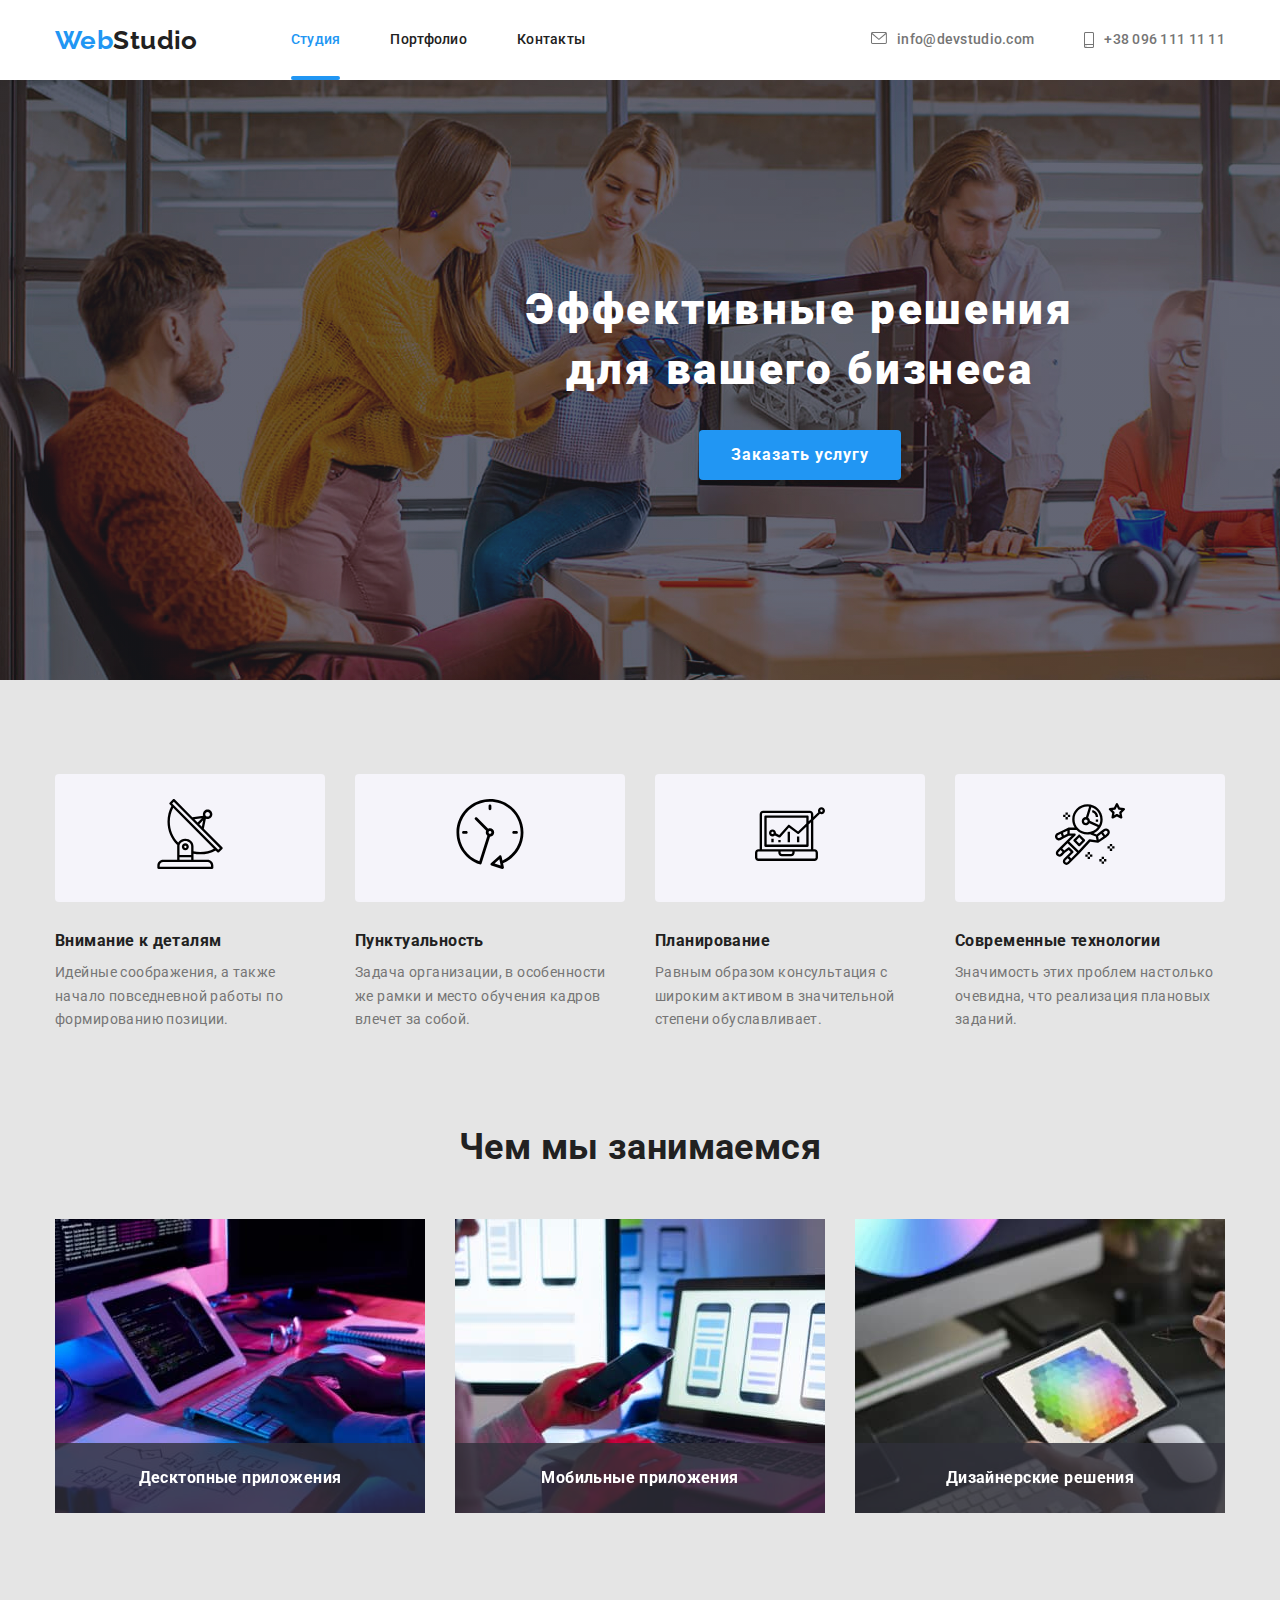
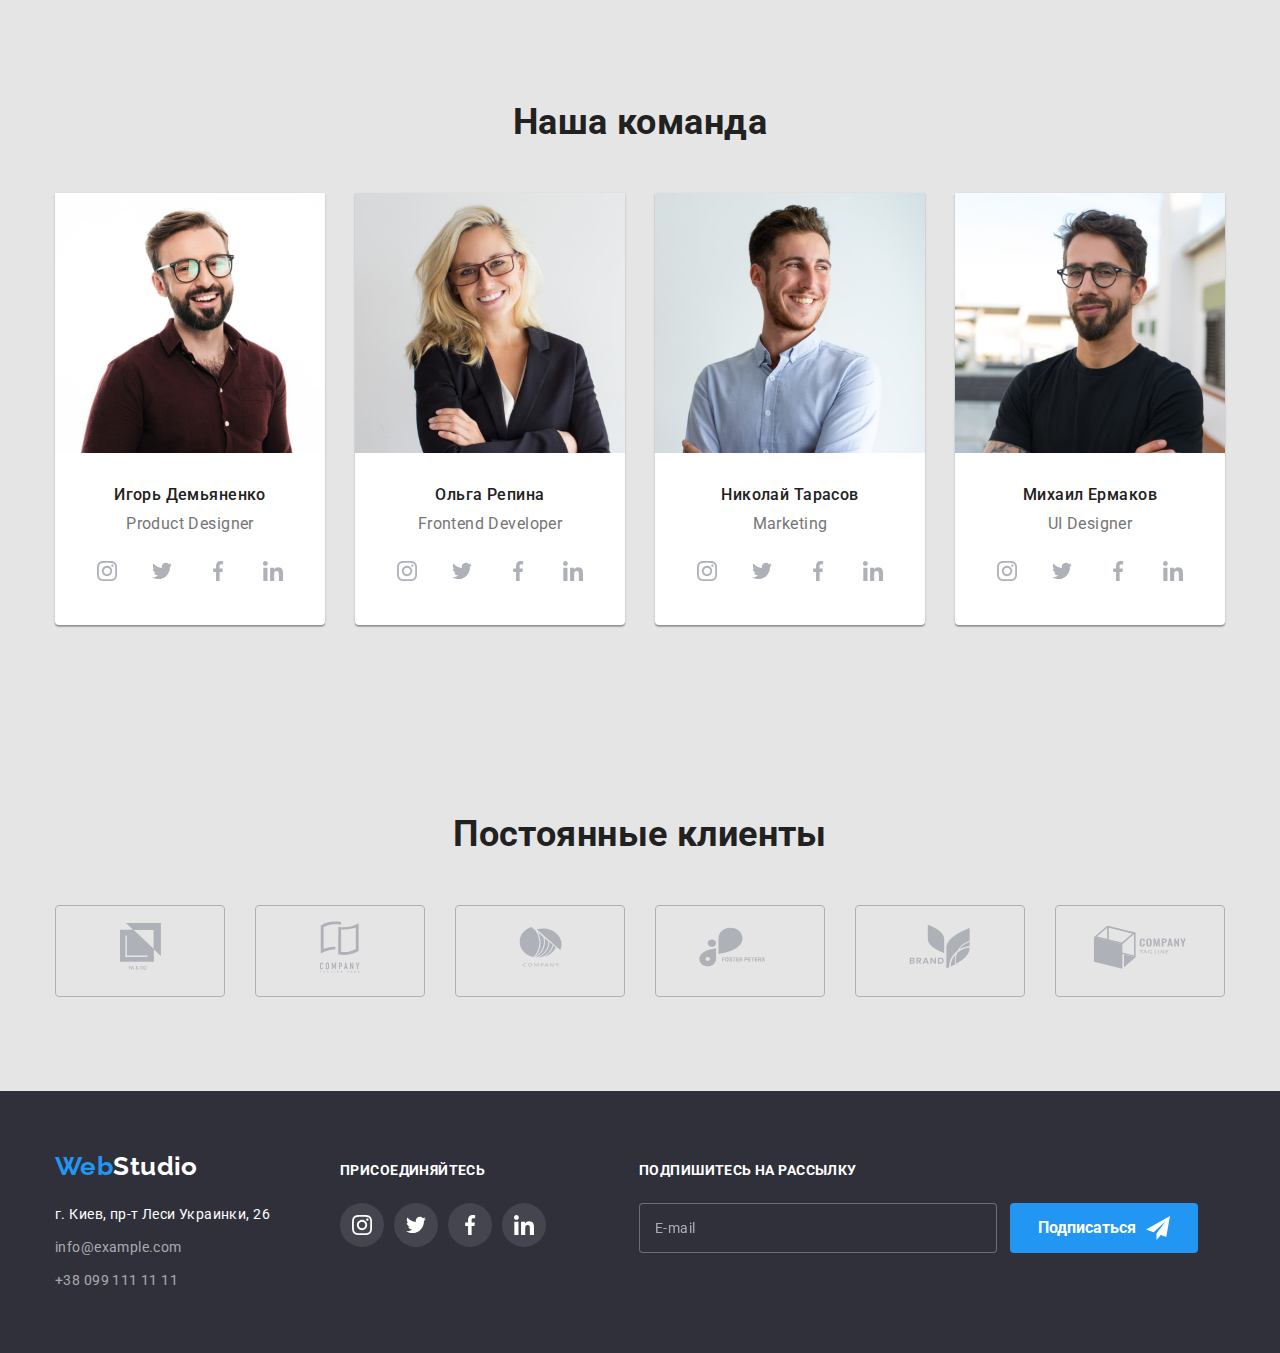
<file: index.html>
<!DOCTYPE html>
<html lang="ru">
  <head>
    <meta charset="UTF-8" />
    <meta http-equiv="X-UA-Compatible" content="IE=edge" />
    <meta name="viewport" content="width=device-width, initial-scale=1.0" />
    <title>WebStudio</title>
    <link rel="preconnect" href="https://fonts.googleapis.com" />
    <link rel="preconnect" href="https://fonts.gstatic.com" crossorigin />
    <link
      href="https://fonts.googleapis.com/css2?family=Raleway:wght@600&family=Roboto:wght@400;500;700;900&display=swap"
      rel="stylesheet"
    />
    <link rel="stylesheet" href="./css/style.css" />
  </head>
  <body>
    <!-- header -->
    <header class="header">
      <div class="container header-nav">
        <nav class="nav">
          <a href="" lang="en" class="logo-header">
            <span class="logo-decor">Web</span>Studio</a
          >
          <ul class="nav-list">
            <li><a href="" class="nav-link current">Студия</a></li>
            <li><a href="./portfolio.html" class="nav-link">Портфолио</a></li>
            <li><a href="" class="nav-link">Контакты</a></li>
          </ul>
        </nav>

        <ul class="cotacts-list">
          <li>
            <a href="" class="nav-communication">
              <svg class="icon-envelope" width="16px" height="12px">
                <use href="img/sprite.svg#icon-envelope"></use>
              </svg>
              info@devstudio.com</a
            >
          </li>
          <li>
            <a href="" class="nav-communication">
              <svg class="icon-tel" width="10px" height="16px">
                <use href="./img/sprite.svg#icon-smartphone"></use>
              </svg>
              +38 096 111 11 11</a
            >
          </li>
        </ul>
      </div>
    </header>
    <!-- Main -->
    <main>
      <section class="hero">
        <h1 class="hero-title">
          Эффективные решения <br />
          для вашего бизнеса
        </h1>
        <button class="hero-button" data-open-modal>Заказать услугу</button>
        <div class="backdrop is-hidden" data-backdrop>
          <div class="modal-hero-btn">
            <button class="modal-close" data-close-modal>
              <svg class="modal-close-svg" width="11px" height="11px">
                <use href="./img/sprite.svg#icon-cross"></use>
              </svg>
            </button>
            <div class="modal-container">
              <h2 class="modal-title">
                Оставьте свои данные, мы вам перезвоним
              </h2>
              <label class="label-modal">
                <p class="label-modal-name">Имя</p>
                <input type="text" name="name" class="input-modal" autofocus />
                <svg
                  class="icon-modal user-svg-modal"
                  width="12px"
                  height="12px"
                >
                  <use href="./img/sprite.svg#icon-user-modal"></use>
                </svg>
              </label>
              <label class="label-modal">
                <p class="label-modal-name">Телефон</p>
                <input type="tel" name="tel" class="input-modal" />
                <svg
                  class="icon-modal tel-svg-modal"
                  width="13px"
                  height="13px"
                >
                  <use href="./img/sprite.svg#icon-phone-modal"></use>
                </svg>
              </label>
              <label class="label-modal">
                <p class="label-modal-name">Почта</p>
                <input type="email" name="email" class="input-modal" />
                <svg
                  class="icon-modal envelope-svg-modal"
                  width="15px"
                  height="12px"
                >
                  <use href="./img/sprite.svg#icon-envelope-modal"></use>
                </svg>
              </label>
              <label class="label-modal">
                <p class="label-modal-name">Коментарий</p>
                <textarea
                  name="comment"
                  class="textarea-comment"
                  placeholder="Введите текст"
                ></textarea>
              </label>
              <label class="conditions-modal">
                <input type="checkbox" name="confirm" class="checkbox-modal" />
                <svg class="icon-check-modal" width="16px" height="15px">
                  <use href="./img/sprite.svg#icon-check"></use>
                </svg>
                <p class="text-conditions-modal">
                  Соглашаюсь с рассылкой и принимаю &thinsp;
                  <a href="" class="conditions-contract">Условия договора</a>
                </p>
              </label>
              <label class="label-submit-button">
                <input type="submit" class="submit-button" />
              </label>
            </div>
          </div>
        </div>
      </section>
      <!-- Особенности -->
      <section class="section our-feathers">
        <div class="container">
          <h2 class="feature-tittle">Особенности</h2>
          <ul class="feature-list">
            <li>
              <div class="icon-feature-container">
                <svg class="icon-feature icon-antena">
                  <use href="./img/sprite.svg#icon-antenna_1"></use>
                </svg>
              </div>
              <h3 class="feature-list-title">Внимание к деталям</h3>
              <p class="feature-info">
                Идейные соображения, а также начало повседневной работы по
                формированию позиции.
              </p>
            </li>
            <li>
              <div class="icon-feature-container">
                <svg class="icon-feature icon-clock">
                  <use href="./img/sprite.svg#icon-clock_1"></use>
                </svg>
              </div>
              <h3 class="feature-list-title">Пунктуальность</h3>
              <p class="feature-info">
                Задача организации, в особенности же рамки и место обучения
                кадров влечет за собой.
              </p>
            </li>
            <li>
              <div class="icon-feature-container">
                <svg class="icon-feature icon-diagram">
                  <use href="./img/sprite.svg#icon-diagram_1"></use>
                </svg>
              </div>
              <h3 class="feature-list-title">Планирование</h3>
              <p class="feature-info">
                Равным образом консультация с широким активом в значительной
                степени обуславливает.
              </p>
            </li>
            <li>
              <div class="icon-feature-container">
                <svg class="icon-feature icon-astronaut">
                  <use href="./img/sprite.svg#icon-astronaut_1"></use>
                </svg>
              </div>
              <h3 class="feature-list-title">Современные технологии</h3>
              <p class="feature-info">
                Значимость этих проблем настолько очевидна, что реализация
                плановых заданий.
              </p>
            </li>
          </ul>
        </div>
      </section>
      <!--Чем мы занимаемя-->
      <section class="section our-lessons">
        <div class="container">
          <h2 class="lessons-titile">Чем мы занимаемся</h2>
          <ul class="lessons-list">
            <li>
              <img src="./img/foto1.jpg" alt="Компьютер" width="370" />
              <div class="lessons-info-container">
                <h3 class="lessons-info">Десктопные приложения</h3>
              </div>
            </li>
            <li>
              <img src="./img/foto2.jpg" alt="Телефон" width="370" />
              <div class="lessons-info-container">
                <h3 class="lessons-info">Мобильные приложения</h3>
              </div>
            </li>
            <li>
              <img src="./img/foto3.jpg" alt="Планшет" width="370" />
              <div class="lessons-info-container">
                <h3 class="lessons-info">Дизайнерские решения</h3>
              </div>
            </li>
          </ul>
        </div>
      </section>
      <!-- Наша Команда -->
      <section class="section our-team">
        <div class="container">
          <h2 class="team-title">Наша команда</h2>

          <ul class="team-list">
            <li class="list-item-worker">
              <div class="foto-container">
                <img src="./img/human1.jpg" alt="Игорь" width="270" />
              </div>
              <div class="name-info-container">
                <h3 class="team-name">Игорь Демьяненко</h3>
                <p lang="en" class="name-info">Product Designer</p>
                <ul class="sochial-icon-list">
                  <li class="sochial-icon-link">
                    <a href="">
                      <svg class="sochial-icon-link-svg">
                        <use href="./img/sprite.svg#icon-instagram"></use>
                      </svg>
                    </a>
                  </li>
                  <li class="sochial-icon-link">
                    <a href="">
                      <svg class="sochial-icon-link-svg">
                        <use href="./img/sprite.svg#icon-twitter"></use>
                      </svg>
                    </a>
                  </li>
                  <li class="sochial-icon-link">
                    <a href="">
                      <svg class="sochial-icon-link-svg">
                        <use href="./img/sprite.svg#icon-facebook"></use>
                      </svg>
                    </a>
                  </li>
                  <li class="sochial-icon-link">
                    <a href="">
                      <svg class="sochial-icon-link-svg">
                        <use href="./img/sprite.svg#icon-linkedin"></use>
                      </svg>
                    </a>
                  </li>
                </ul>
              </div>
            </li>
            <li class="list-item-worker">
              <div class="foto-container">
                <img src="./img/human2.jpg" alt="Ольга" width="270" />
              </div>
              <div class="name-info-container">
                <h3 class="team-name">Ольга Репина</h3>
                <p lang="en" class="name-info">Frontend Developer</p>
                <ul class="sochial-icon-list">
                  <li class="sochial-icon-link">
                    <a href="">
                      <svg class="sochial-icon-link-svg">
                        <use href="./img/sprite.svg#icon-instagram"></use>
                      </svg>
                    </a>
                  </li>
                  <li class="sochial-icon-link">
                    <a href="">
                      <svg class="sochial-icon-link-svg">
                        <use href="./img/sprite.svg#icon-twitter"></use>
                      </svg>
                    </a>
                  </li>
                  <li class="sochial-icon-link">
                    <a href="">
                      <svg class="sochial-icon-link-svg">
                        <use href="./img/sprite.svg#icon-facebook"></use>
                      </svg>
                    </a>
                  </li>
                  <li class="sochial-icon-link">
                    <a href="">
                      <svg class="sochial-icon-link-svg">
                        <use href="./img/sprite.svg#icon-linkedin"></use>
                      </svg>
                    </a>
                  </li>
                </ul>
              </div>
            </li>
            <li class="list-item-worker">
              <div class="foto-container">
                <img src="./img/human3.jpg" alt="Николай" width="270" />
              </div>
              <div class="name-info-container">
                <h3 class="team-name">Николай Тарасов</h3>
                <p lang="en" class="name-info">Marketing</p>
                <ul class="sochial-icon-list">
                  <li class="sochial-icon-link">
                    <a href="">
                      <svg class="sochial-icon-link-svg">
                        <use href="./img/sprite.svg#icon-instagram"></use>
                      </svg>
                    </a>
                  </li>
                  <li class="sochial-icon-link">
                    <a href="">
                      <svg class="sochial-icon-link-svg">
                        <use href="./img/sprite.svg#icon-twitter"></use>
                      </svg>
                    </a>
                  </li>
                  <li class="sochial-icon-link">
                    <a href="">
                      <svg class="sochial-icon-link-svg">
                        <use href="./img/sprite.svg#icon-facebook"></use>
                      </svg>
                    </a>
                  </li>
                  <li class="sochial-icon-link">
                    <a href="">
                      <svg class="sochial-icon-link-svg">
                        <use href="./img/sprite.svg#icon-linkedin"></use>
                      </svg>
                    </a>
                  </li>
                </ul>
              </div>
            </li>
            <li class="list-item-worker">
              <div class="foto-container">
                <img src="./img/human4.jpg" alt="Михаил" width="270" />
              </div>
              <div class="name-info-container">
                <h3 class="team-name">Михаил Ермаков</h3>
                <p lang="en" class="name-info">UI Designer</p>
                <ul class="sochial-icon-list">
                  <li class="sochial-icon-link">
                    <a href="https://www.instagram.com/">
                      <svg class="sochial-icon-link-svg">
                        <use href="./img/sprite.svg#icon-instagram"></use>
                      </svg>
                    </a>
                  </li>
                  <li class="sochial-icon-link">
                    <a href="">
                      <svg class="sochial-icon-link-svg">
                        <use href="./img/sprite.svg#icon-twitter"></use>
                      </svg>
                    </a>
                  </li>
                  <li class="sochial-icon-link">
                    <a href="">
                      <svg class="sochial-icon-link-svg">
                        <use href="./img/sprite.svg#icon-facebook"></use>
                      </svg>
                    </a>
                  </li>
                  <li class="sochial-icon-link">
                    <a href="">
                      <svg class="sochial-icon-link-svg">
                        <use href="./img/sprite.svg#icon-linkedin"></use>
                      </svg>
                    </a>
                  </li>
                </ul>
              </div>
            </li>
          </ul>
        </div>
      </section>
      <!-- Постоянные клиенты -->
      <section>
        <div class="container regular-customers">
          <h2 class="regular-customers-title">Постоянные клиенты</h2>
          <ul class="regular-customers-list">
            <li class="regular-customers-item">
              <a href="">
                <svg
                  class="regular-customers-item-svg"
                  width="41px"
                  height="47px"
                >
                  <use href="./img/sprite.svg#icon-comp-logo1"></use>
                </svg>
              </a>
            </li>
            <li class="regular-customers-item">
              <a href="">
                <svg
                  class="regular-customers-item-svg"
                  width="40px"
                  height="52px"
                >
                  <use href="./img/sprite.svg#icon-comp-logo2"></use>
                </svg>
              </a>
            </li>
            <li class="regular-customers-item">
              <a href="">
                <svg
                  class="regular-customers-item-svg"
                  width="43px"
                  height="41px"
                >
                  <use href="./img/sprite.svg#icon-comp-logo3"></use>
                </svg>
              </a>
            </li>
            <li class="regular-customers-item">
              <a href="">
                <svg
                  class="regular-customers-item-svg"
                  width="84px"
                  height="40px"
                >
                  <use href="./img/sprite.svg#icon-comp-logo4"></use>
                </svg>
              </a>
            </li>
            <li class="regular-customers-item">
              <a href="">
                <svg
                  class="regular-customers-item-svg"
                  width="62px"
                  height="45px"
                >
                  <use href="./img/sprite.svg#icon-comp-logo5"></use>
                </svg>
              </a>
            </li>
            <li class="regular-customers-item">
              <a href="">
                <svg
                  class="regular-customers-item-svg"
                  width="94px"
                  height="44px"
                >
                  <use href="./img/sprite.svg#icon-comp-logo6"></use>
                </svg>
              </a>
            </li>
          </ul>
        </div>
      </section>
    </main>
    <!-- footer -->
    <footer class="footer">
      <div class="container general-container-footer">
        <div class="first-container-footer">
          <a href="" lang="en" class="logo-footer">
            <span class="logo-decor">Web</span>Studio</a
          >
          <address class="adress">
            <ul class="adress-list">
              <li>
                <a href="" class="adress-offline"
                  >г. Киев, пр-т Леси Украинки, 26</a
                >
              </li>
              <li><a href="" class="adress-online">info@example.com</a></li>
              <li><a href="" class="adress-online">+38 099 111 11 11</a></li>
            </ul>
          </address>
        </div>
        <div class="second-container-footer">
          <p class="container-footer-title">присоединяйтесь</p>
          <ul class="sochial-icon-list">
            <li class="sochial-icon-link sochial-icon-link-footer">
              <a href="https://www.instagram.com/">
                <svg class="sochial-icon-link-svg sochial-icon-link-svg-footer">
                  <use href="./img/sprite.svg#icon-instagram"></use>
                </svg>
              </a>
            </li>
            <li class="sochial-icon-link sochial-icon-link-footer">
              <a href="">
                <svg class="sochial-icon-link-svg sochial-icon-link-svg-footer">
                  <use href="./img/sprite.svg#icon-twitter"></use>
                </svg>
              </a>
            </li>
            <li class="sochial-icon-link sochial-icon-link-footer">
              <a href="">
                <svg class="sochial-icon-link-svg sochial-icon-link-svg-footer">
                  <use href="./img/sprite.svg#icon-facebook"></use>
                </svg>
              </a>
            </li>
            <li class="sochial-icon-link sochial-icon-link-footer">
              <a href="">
                <svg class="sochial-icon-link-svg sochial-icon-link-svg-footer">
                  <use href="./img/sprite.svg#icon-linkedin"></use>
                </svg>
              </a>
            </li>
          </ul>
        </div>
        <div class="third-container-footer">
          <p class="container-footer-title">Подпишитесь на рассылку</p>
          <label class="label-mail-footer">
            <input
              type="email"
              name="mail"
              placeholder=" "
              class="input-mail-footer"
              autocomplete="none"
            />
            <span class="mail-text-footer">E-mail</span>
          </label>
          <button class="subscribe-footer">
            <span class="subscribe-text">Подписаться</span>
            <svg class="icon-send-svg" width="24px" height="24px">
              <use href="./img/sprite.svg#icon-send"></use>
            </svg>
          </button>
        </div>
      </div>
    </footer>
    <!-- script -->
    <script>
      const refs = {
        openModalBtn: document.querySelector("[data-open-modal]"),
        closeModalBtn: document.querySelector("[data-close-modal]"),
        backdrop: document.querySelector("[data-backdrop]"),
      };

      refs.openModalBtn.addEventListener("click", toggleModal);
      refs.closeModalBtn.addEventListener("click", toggleModal);

      refs.backdrop.addEventListener("click", logBackdropClick);

      function toggleModal() {
        refs.backdrop.classList.toggle("is-hidden");
      }

      function logBackdropClick() {
        console.log("Это клик в бекдроп");
      }
    </script>
  </body>
</html>
</file>
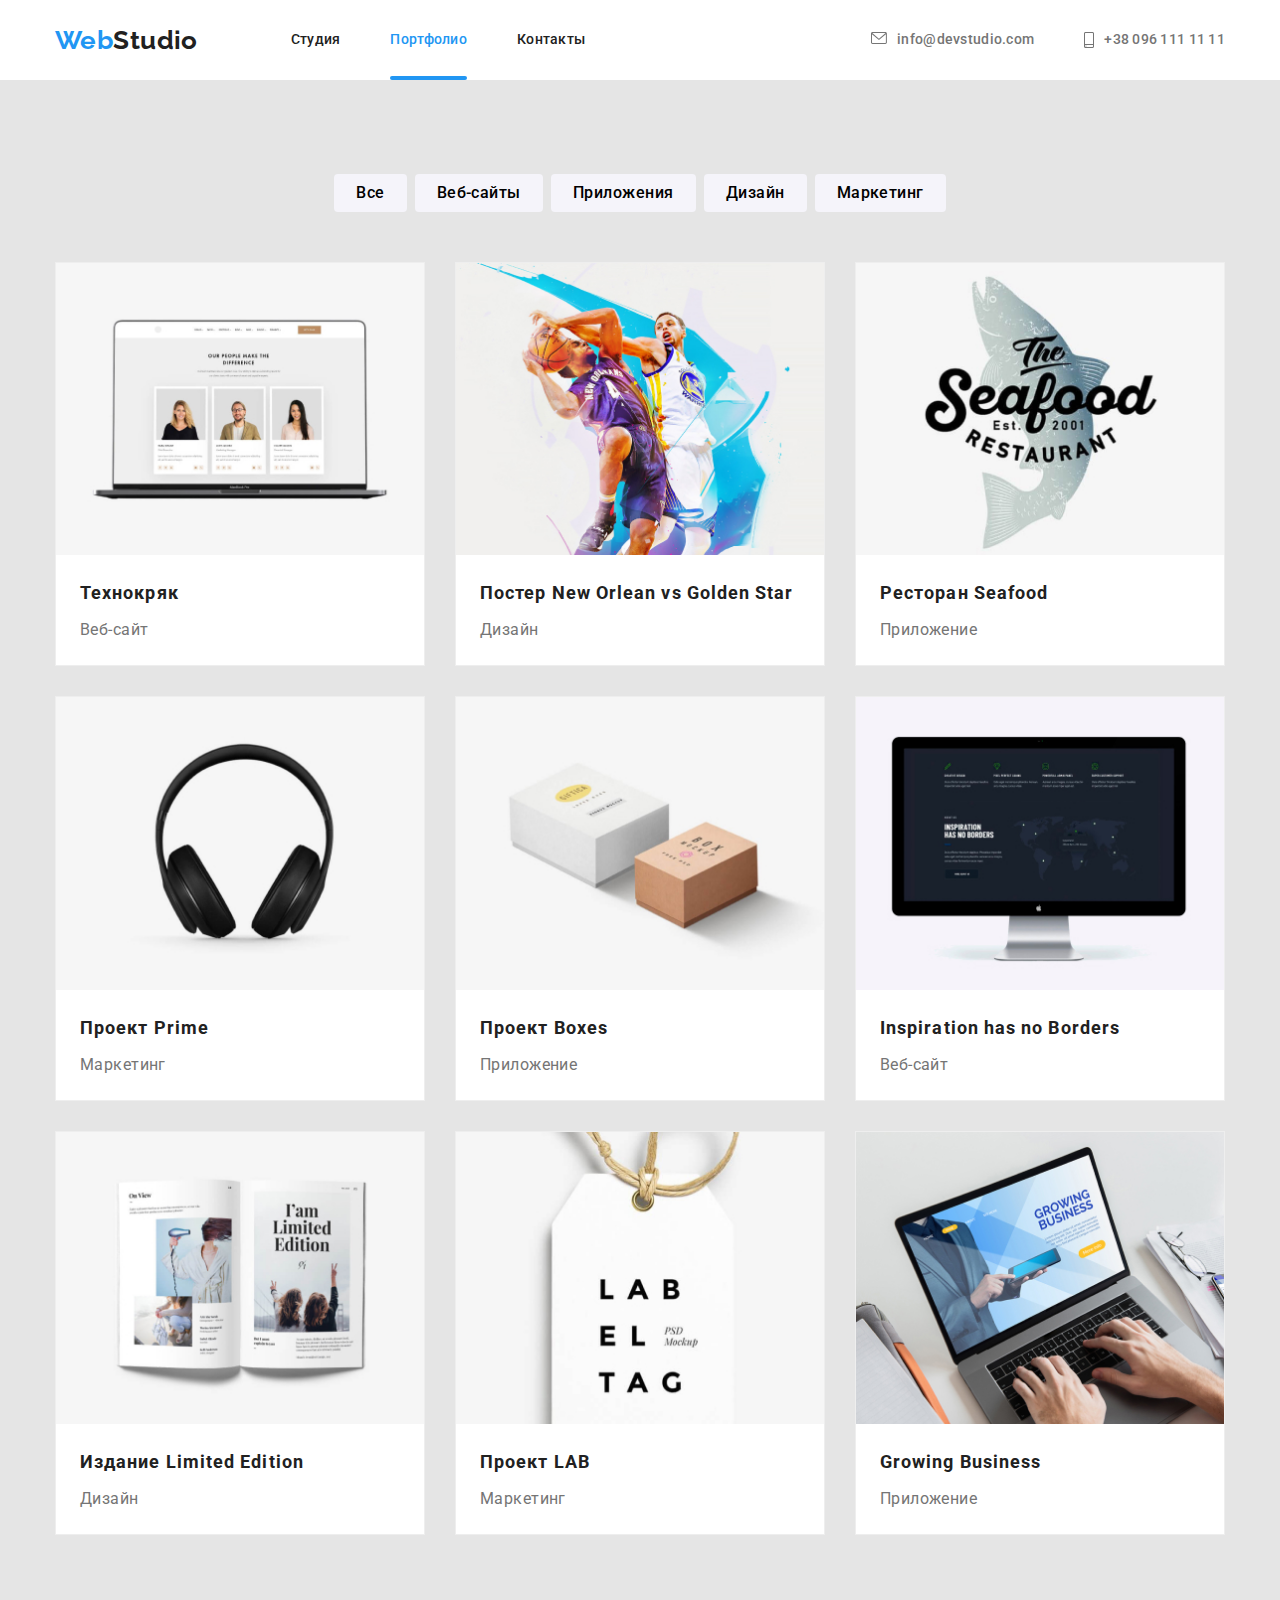
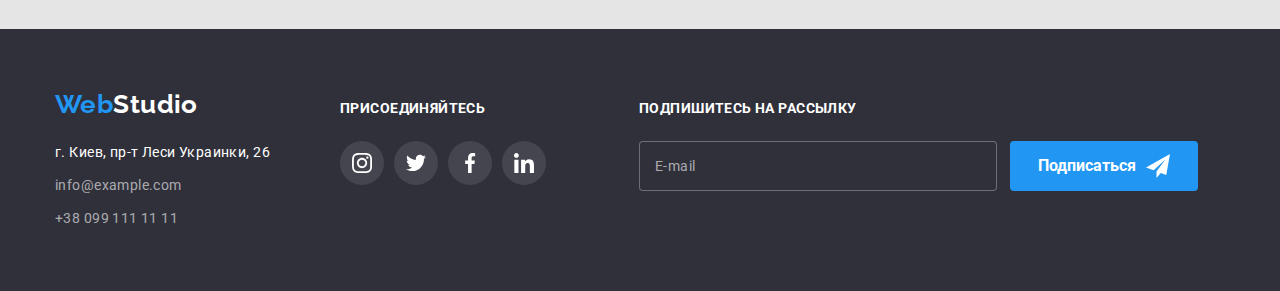
<file: portfolio.html>
<!DOCTYPE html>
<html lang="ru">
  <head>
    <meta charset="UTF-8" />
    <meta http-equiv="X-UA-Compatible" content="IE=edge" />
    <meta name="viewport" content="width=device-width, initial-scale=1.0" />
    <title>Портфолио</title>
       <link rel="stylesheet" href="./css/style.css" />
    <link rel="preconnect" href="https://fonts.googleapis.com" />
    <link rel="preconnect" href="https://fonts.gstatic.com" crossorigin />
    <link
      href="https://fonts.googleapis.com/css2?family=Raleway:wght@600&family=Roboto:wght@400;500;700;900&display=swap"
      rel="stylesheet"
    />
 
  </head>
  <body>
    <!-- header -->
    <header class="header">
      <div class="container header-nav">
        <nav class="nav">
          <a href="./index.html" lang="en" class="logo-header">
            <span class="logo-decor">Web</span>Studio</a
          >
          <ul class="nav-list">
            <li><a href="./index.html" class="nav-link">Студия</a></li>
            <li>
              <a href="./portfolio.html" class="nav-link current">Портфолио</a>
            </li>
            <li><a href="" class="nav-link">Контакты</a></li>
          </ul>
        </nav>

        <ul class="cotacts-list">
          <li>
            <a href="" class="nav-communication">
              <svg class="icon-envelope" width="16px" height="12px">
                <use href="img/sprite.svg#icon-envelope"></use>
              </svg>
              info@devstudio.com</a
            >
          </li>
          <li>
            <a href="" class="nav-communication">
              <svg class="icon-tel" width="10px" height="16px">
                <use href="./img/sprite.svg#icon-smartphone"></use>
              </svg>
              +38 096 111 11 11</a
            >
          </li>
        </ul>
      </div>
    </header>
    <!-- main -->
    <main>
      <section class="portfolio">
        <div class="container">
          <ul class="list-search">
            <li>
              <button class="search-btn">Все</button>
            </li>
            <li>
              <button class="search-btn">Веб-сайты</button>
            </li>
            <li>
              <button class="search-btn">Приложения</button>
            </li>
            <li>
              <button class="search-btn">Дизайн</button>
            </li>
            <li>
              <button class="search-btn">Маркетинг</button>
            </li>
          </ul>
          <ul class="list-portfolio">
            <li class="portfolio-card">
              <a href="">
                <div class="partfolio-card-overlay">
                  <img
                    src="./img/portfolio0.jpg"
                    alt="Сайт Технокряк"
                    width="370"
                  />
             <div class="card-text">
                    <p >
                      Ресурс предлагает комплексные предложения с разным уровнем
                      функционала и сервисов. Все это позволит посетителю получить
                      исчерпывающие сведения о компании или частном лице.
                    </p>
             </div>
                </div>
  <div class="portfolio-card-name">
                  <h2 class="card-title">Технокряк</h2>
                  <p class="card-info">Веб-сайт</p>
  </div></a
              >
            </li>
            <li class="portfolio-card">
              <p>
                <a href="">
                 <div class="partfolio-card-overlay">
                    <img
                      src="./img/portfolio1.jpg"
                      alt="Постер баскетболистов"
                      width="370"
                    />
                    <p class="card-text">
                      Ресурс предлагает комплексные предложения с разным уровнем
                      функционала и сервисов. Все это позволит посетителю получить
                      исчерпывающие сведения о компании или частном лице.
                    </p>
                 </div>
              </p>
             <div class="portfolio-card-name">
                  <h2 class="card-title">Постер New Orlean vs Golden Star</h2>
                  <p class="card-info">Дизайн</p>
             </div></a
              >
            </li>
            <li class="portfolio-card">
              <a href="">
             <div class="partfolio-card-overlay">
                  <img
                    src="./img/portfolio2.jpg"
                    alt="Логотип ресторана"
                    width="370"
                  />
                  <p class="card-text">
                    Ресурс предлагает комплексные предложения с разным уровнем
                    функционала и сервисов. Все это позволит посетителю получить
                    исчерпывающие сведения о компании или частном лице.
                  </p>
             </div>
            <div class="portfolio-card-name">
                  <h2 class="card-title">Ресторан Seafood</h2>
                  <p class="card-info">Приложение</p>
            </div></a
              >
            </li>
            <li class="portfolio-card">
              <a href="">
               <div class="partfolio-card-overlay">
                  <img src="./img/portfolio3.jpg" alt="Наушники" width="370" />
                  <p class="card-text">
                    Ресурс предлагает комплексные предложения с разным уровнем
                    функционала и сервисов. Все это позволит посетителю получить
                    исчерпывающие сведения о компании или частном лице.
                  </p>
               </div>
          <div class="portfolio-card-name">
                  <h2 class="card-title">Проект Prime</h2>
                  <p class="card-info">Маркетинг</p>
          </div></a
              >
            </li>
            <li class="portfolio-card">
              <a href="">
               <div class="partfolio-card-overlay">
                  <img
                    src="./img/portfolio4.jpg"
                    alt="Фото проекта"
                    width="370"
                  />
                  <p class="card-text">
                    Ресурс предлагает комплексные предложения с разным уровнем
                    функционала и сервисов. Все это позволит посетителю получить
                    исчерпывающие сведения о компании или частном лице.
                  </p>
               </div>
           <div class="portfolio-card-name">
                  <h2 class="card-title">Проект Boxes</h2>
                  <p class="card-info">Приложение</p>
           </div></a
              >
            </li>
            <li class="portfolio-card">
              <a href="">
              <div class="partfolio-card-overlay">
                  <img
                    src="./img/portfolio5.jpg"
                    alt="Сайт Inspiration has no Borders"
                    width="370"
                  />
                  <p class="card-text">
                    Ресурс предлагает комплексные предложения с разным уровнем
                    функционала и сервисов. Все это позволит посетителю получить
                    исчерпывающие сведения о компании или частном лице.
                  </p>
              </div>
                <div class="portfolio-card-name">
                  <h2 class="card-title">Inspiration has no Borders</h2>
                  <p class="card-info">Веб-сайт</p>
                </div></a
              >
            </li>
            <li class="portfolio-card">
              <a href="">
            <div class="partfolio-card-overlay">
                  <img src="./img/portfolio6.jpg" alt="Журнал" width="370" />
                  <p class="card-text">
                    Ресурс предлагает комплексные предложения с разным уровнем
                    функционала и сервисов. Все это позволит посетителю получить
                    исчерпывающие сведения о компании или частном лице.
                  </p>
            </div>
             <div class="portfolio-card-name">
                  <h2 class="card-title">Издание Limited Edition</h2>
                  <p class="card-info">Дизайн</p>
             </div></a
              >
            </li>
            <li class="portfolio-card">
              <a href="">
          <div class="partfolio-card-overlay">
                  <img
                    src="./img/portfolio7.jpg"
                    alt="Лого проекта Lab"
                    width="370"
                  />
                  <p class="card-text">
                    Ресурс предлагает комплексные предложения с разным уровнем
                    функционала и сервисов. Все это позволит посетителю получить
                    исчерпывающие сведения о компании или частном лице.
                  </p>
          </div>
               <div class="portfolio-card-name">
                  <h2 class="card-title">Проект LAB</h2>
                  <p class="card-info">Маркетинг</p>
               </div></a
              >
            </li>
            <li class="portfolio-card">
              <a href="">
             <div class="partfolio-card-overlay">
                  <img
                    src="./img/portfolio8.jpg"
                    alt="Приложение Growing Business"
                    width="370"
                  />
                  <p class="card-text">
                    Ресурс предлагает комплексные предложения с разным уровнем
                    функционала и сервисов. Все это позволит посетителю получить
                    исчерпывающие сведения о компании или частном лице.
                    
                  </p>
             </div>
               <div class="portfolio-card-name">
                  <h2 class="card-title">Growing Business</h2>
                  <p class="card-info">Приложение</p>
               </div></a
              >
            </li>
          </ul>
        </div>
      </section>
    </main>
    <!-- footer -->
    <footer class="footer">
      <div class="container general-container-footer">
        <div class="first-container-footer">
          <a href="" lang="en" class="logo-footer">
            <span class="logo-decor">Web</span>Studio</a
          >
          <address class="adress">
            <ul class="adress-list">
              <li>
                <a href="" class="adress-offline"
                  >г. Киев, пр-т Леси Украинки, 26</a
                >
              </li>
              <li><a href="" class="adress-online">info@example.com</a></li>
              <li><a href="" class="adress-online">+38 099 111 11 11</a></li>
            </ul>
          </address>
        </div>
        <div class="second-container-footer">
          <p class="container-footer-title">присоединяйтесь</p>
          <ul class="sochial-icon-list">
            <li class="sochial-icon-link sochial-icon-link-footer">
              <a href="https://www.instagram.com/">
                <svg class="sochial-icon-link-svg sochial-icon-link-svg-footer">
                  <use href="./img/sprite.svg#icon-instagram"></use>
                </svg>
              </a>
            </li>
            <li class="sochial-icon-link sochial-icon-link-footer">
              <a href="">
                <svg class="sochial-icon-link-svg sochial-icon-link-svg-footer">
                  <use href="./img/sprite.svg#icon-twitter"></use>
                </svg>
              </a>
            </li>
            <li class="sochial-icon-link sochial-icon-link-footer">
              <a href="">
                <svg class="sochial-icon-link-svg sochial-icon-link-svg-footer">
                  <use href="./img/sprite.svg#icon-facebook"></use>
                </svg>
              </a>
            </li>
            <li class="sochial-icon-link sochial-icon-link-footer">
              <a href="">
                <svg class="sochial-icon-link-svg sochial-icon-link-svg-footer">
                  <use href="./img/sprite.svg#icon-linkedin"></use>
                </svg>
              </a>
            </li>
          </ul>
        </div>
        <div class="third-container-footer">
          <p class="container-footer-title">Подпишитесь на рассылку</p>
          <label class="label-mail-footer">
            <input
              type="email"
              name="mail"
              placeholder=" "
              class="input-mail-footer"
              autocomplete="none"
            />
            <span class="mail-text-footer">E-mail</span>
          </label>
          <button class="subscribe-footer">
            <span class="subscribe-text">Подписаться</span>
            <svg class="icon-send-svg" width="24px" height="24px">
              <use href="./img/sprite.svg#icon-send"></use>
            </svg>
          </button>
        </div>
      </div>
    </footer>
  </body>
</html>
</file>
<file: css/style.css>
/* Палитра цветов
Accent #2196F3
title color #212121
Secondary color #757575
white #FFFFFF
second bg color #E5E5E5
third bg color #2F303A
mail tel color rgba(255, 255, 255, 0.6)
bgcolor button portfolio #F5F4FA


*/

/* Указываем box sizing */
*,
*::before,
*::after {
    box-sizing: border-box;
}

/* Убираем внутренние отступы */
ul,
ol {
    padding: 0;
}

/* Убираем внешние отступы */
body,
h1,
h2,
h3,
h4,
p,
ul,
ol,
li,
figure,
figcaption,
blockquote,
dl,
dd {
    margin: 0;
}

/* Выставляем основные настройки по-умолчанию для body */
body {
    min-height: 100vh;
    scroll-behavior: smooth;
    text-rendering: optimizeSpeed;
    line-height: 1.5;
}

/* Удаляем стандартную стилизацию для всех ul и il, у которых есть атрибут class*/
ul[class],
ol[class] {
    list-style: none;
}

/* Элементы a, у которых нет класса, сбрасываем до дефолтных стилей */
a:not([class]) {
    text-decoration-skip-ink: auto;
}

/* Упрощаем работу с изображениями */
img {
    max-width: 100%;
    display: block;
}

/* Указываем понятную периодичность в потоке данных у article*/
article>*+* {
    margin-top: 1em;
}

/* Наследуем шрифты для инпутов и кнопок */
input,
button,
textarea,
select {
    font: inherit;
}

/* Удаляем все анимации и переходы для людей, которые предпочитай их не использовать */
@media (prefers-reduced-motion: reduce) {
    * {
        animation-duration: 0.01ms !important;
        animation-iteration-count: 1 !important;
        transition-duration: 0.01ms !important;
        scroll-behavior: auto !important;
    }
}

:root {
    --primary-text-color: #212121;
    --Secondary-text-color: #757575;
    --white: #FFFFFF;
    --second-bgcolor: #E5E5E5;
    --third-bgcolor: #2F303A;
    --mail-tel-color: rgba(255, 255, 255, 0.6);
    --accent-color: #2196f3;
    --button-bgcolor: #F5F4FA;
    --icon-color: #AFB1B8;
    --bgcolor-icon-footer: rgba(255, 255, 255, 0.1);
    --backdrop-color: rgba(0, 0, 0, 0.2);
    --bgcolor-lessons-info: rgba(47, 48, 58, 0.8);
    --accent-bgcolor: rgba(33, 150, 243, 0.9);
    --input-border-color: rgba(33, 33, 33, 0.2);
}

a {
    text-decoration: none;

}

body {
    color: var(--primary-text-color);

    font-size: 14px;
    font-family: Roboto, sans-serif;
    line-height: 1.71;
    letter-spacing: 0.03em;

    /* Шапка */
}

.logo-header,
.logo-footer {
    color: var(--primary-text-color);

    font-family: Raleway, sans-serif;
    font-weight: 700;
    font-size: 26px;
    line-height: 1.19;


}

.logo-header {
    margin-right: 93px;
}

.header-nav {
    display: flex;

}

.logo-decor {
    color: var(--accent-color)
}

.nav {
    display: flex;
    align-items: center;
}

/* .nav-list .nav-link:not(:last-child){
    margin-left: 50px;
} */
.nav-list {
    display: flex;

}

.nav-link,
.nav-communication {
    color: var(--primary-text-color);

    font-weight: 500;
    line-height: 1.14;
    letter-spacing: 0.02em;

    display: block;
    padding: 32px 0;

    transition: color 250ms cubic-bezier(0.4, 0, 0.2, 1);

}

.current {
    position: relative;
    color: var(--accent-color)
}

.current::after {
    position: absolute;
    content: "";
    display: block;
    width: 100%;
    height: 4px;
    bottom: 0;
    border-radius: 2px;
    background-color: var(--accent-color);
}

.header ul :hover,
.header ul :focus {
    color: var(--accent-color)
}

.cotacts-list {
    display: flex;
    margin-left: auto;


}

.nav-communication {
    display: flex;
    color: var(--Secondary-text-color);

    font-weight: 500;
    line-height: 1.14;
    letter-spacing: 0.02em;

}

.icon-envelope,
.icon-tel {
    display: inline-flex;
    margin-right: 10px;
    fill: currentColor;
}

.nav-list li:not(:first-child) {
    margin-left: 50px;
}

.cotacts-list li+li {
    margin-left: 50px;
}

/* Main index */
main {
    background-color: var(--second-bgcolor);
}

.container {
    width: 1200px;
    margin-left: auto;
    margin-right: auto;

    padding: 0 15px;
}

.our-lessons,
.our-team,
.portfolio,
.regular-customers {
    padding-top: 94px;
    padding-bottom: 94px;
    ;
}

.our-feathers {
    padding-top: 94px;

}

/* hero */
.hero {
    background-image: linear-gradient(to right, rgba(47, 48, 58, 0.4), rgba(47, 48, 58, 0.4)),
        url(../img/bgimg.jpg);
    background-repeat: no-repeat;
    width: 1600px;
    height: 600px;
    margin: 0 auto;
    padding: 200px 0;
}

.feature-tittle {
    position: absolute;
    opacity: 0;
    pointer-events: none;
}

.hero-title {
    color: var(--white);



    font-weight: 900;
    font-size: 44px;
    line-height: 1.36;
    text-align: center;
    letter-spacing: 0.06em;


    margin-bottom: 30px;
}

.hero-button {
    background-color: var(--accent-color);
    color: var(--white);


    font-family: Roboto,
        sans-serif;
    font-weight: 700;
    font-size: 16px;
    line-height: 1.88;
    letter-spacing: 0.06em;

    cursor: pointer;
    box-shadow: 0px 4px 4px rgba(0, 0, 0, 0.15);
    border-radius: 4px;
    border: none;
    padding: 10px 32px;
    margin-left: auto;
    margin-right: auto;

    display: block;
}
/* Modal */
.backdrop {
    position: fixed;
    background-color: var(--backdrop-color);
    top: 0;
    left: 0;
    width: 100%;
    height: 100%;
    opacity: 1;

 
}
.is-hidden {
    opacity: 0;
    pointer-events: none;
    transition: opacity 250ms cubic-bezier(0.4, 0, 0.2, 1);
    
}
.backdrop.is-hidden .modal-hero-btn{
    transform: translate(-50%, -50%) scale(0.9);
    

}


.modal-hero-btn {
    position: fixed;
    top: 50%;
    left: 50%;

    width: 528px;
    height: 581px;
    background-color: var(--white);
    transform: translate(-50%, -50%) scale(1);
    transition: transform 250ms cubic-bezier(0.4, 0, 0.2, 1);

}

.modal-close {
    display: flex;
    align-items: flex-end;
    cursor: pointer;
    width: 30px;
    height: 30px;
    margin-top: 8px;
    margin-right: 8px;
    margin-left: auto;

    
    border: 1px solid rgba(0, 0, 0, 0.1);
    box-shadow: 0px 1px 3px rgba(0, 0, 0, 0.12),
        0px 1px 1px rgba(0, 0, 0, 0.14),
        0px 2px 1px rgba(0, 0, 0, 0.2);
    border-radius: 4px;
    border-radius: 50%;
    transition: background-color 250ms cubic-bezier(0.4, 0, 0.2, 1),
    fill 250ms cubic-bezier(0.4, 0, 0.2, 1) ;
}

.modal-close-svg {


    margin: auto;
}
.modal-close:hover, .modal-close:focus{
 
    fill: var(--accent-color);

}
.modal-container{
    padding: 2px 40px 40px 40px;
}
.modal-title{
    font-weight: 700;
    font-size: 20px;
    margin-bottom: 2px;
}
.label-modal{
   position: relative;
}
.label-modal-name{
    font-weight: 400;
    font-size: 12px;
    line-height: 1.17;
    padding-bottom: 4px;
    letter-spacing: 0.01em;

    margin-top: 10px;

    color: var(--Secondary-text-color);


}
.input-modal{
    display: block;
    border: 1px solid var(--input-border-color);
    border-radius: 4px;
    width: 100%;
    height: 40px;
    padding-left: 42px;
    transition: border 250ms cubic-bezier(0.4, 0, 0.2, 1);
 
}
.input-modal:focus, .textarea-comment:focus{
    outline: none;
border: 1px solid var(--accent-color);
}
.input-modal:focus+.icon-modal{
    fill: var(--accent-color);
}
.icon-modal{
    position: absolute;
    transition: fill 250ms cubic-bezier(0.4, 0, 0.2, 1);
        
}
.user-svg-modal{
        top: 40px;
        left: 13px;
    
}
.tel-svg-modal{
    top: 42px;
    left: 14.2px;
}
.envelope-svg-modal{
    left: 13.5px;
    top: 41px;
}
.textarea-comment{
    width: 100%;
    height: 120px;
    padding: 6px 15px;

    resize: none;

    border: 1px solid var(--input-border-color);
    border-radius: 4px;

    transition: border 250ms cubic-bezier(0.4, 0, 0.2, 1);
}
.conditions-modal{
    display: flex;
    margin-top: 10px;
    justify-content: center;
    align-items: center;
    cursor: pointer;
  
}
.text-conditions-modal{
  
        font-weight: 400;
        font-size: 14px;
        
}
.checkbox-modal{
    position: absolute;
    width: 1px;
    height: 1px;
    margin: -1px;
    border: 0;
    padding: 0;
    white-space: nowrap;
    clip-path: inset(100%);
    clip: rect(0 0 0 0);
    overflow: hidden;
    
}
.icon-check-modal{
    fill: var(--white);
    background-color: var(--white);

    box-shadow: 0px 1px 3px rgba(0, 0, 0, 0.12),
    0px 1px 1px rgba(0, 0, 0, 0.14),
    0px 2px 1px rgba(0, 0, 0, 0.2);
    border-radius: 4px;
    border: 1px solid var(--primary-text-color);

    margin-right: 8.4px;
    transition: background-color 250ms cubic-bezier(0.4, 0, 0.2, 1),
    fill 250ms cubic-bezier(0.4, 0, 0.2, 1),
    border 250ms cubic-bezier(0.4, 0, 0.2, 1);
}
.checkbox-modal:checked + .icon-check-modal{
    background-color: var(--accent-color);
    fill: var(--white);
    border: none;
}
.conditions-contract{
    display: inline-block;
    line-height: 0.8;
    color: var(--accent-color);
    border-bottom: 1px solid var(--accent-color);

}
.label-submit-button{
    display: flex;
    justify-content: center;

    margin-top: 30px;


}
.submit-button{
    font-weight: 700;
    font-size: 16px;
    line-height: 188%;

    cursor: pointer;

    padding: 10px 55px;

    color: var(--white);
    background-color: var(--accent-color);
    
    border: none;
    border-radius: 4px;
    box-shadow: 0px 1px 3px rgba(0, 0, 0, 0.12),
    0px 1px 1px rgba(0, 0, 0, 0.14),
    0px 2px 1px rgba(0, 0, 0, 0.2);
}
.submit-button:hover{
    background-color: #188CE8;
}
/*Особенности  */
.feature-list {
    display: flex;
}

.icon-feature {
    width: 70px;
    height: 70px;
}

.icon-feature-container {
    padding: 25px 100px;
    background-color: var(--button-bgcolor);
    border-radius: 4px;
    margin-bottom: 30px;
}

.feature-list li:not(:last-child) {
    margin-right: 30px;
}

.feature-list-title {
    color: var(--primary-text-color);

    font-weight: 700;
    line-height: 1.14;
}

.feature-info {
    color: var(--Secondary-text-color);

    margin-top: 10px;

}

.lessons-titile,
.team-title,
.regular-customers-title {
    color: var(--primary-text-color);

    font-weight: 700;
    font-size: 36px;
    line-height: 1.17;
    text-align: center;

    margin-bottom: 50px;
}



/*Чем мы занимаемся  */
.lessons-list {
    display: flex;
}

.lessons-list li:not(:last-child) {
    margin-right: 30px;
}

.lessons-list li {
    position: relative;
}

.lessons-info {
    position: absolute;
    display: flex;
    justify-content: center;
    align-items: center;

    height: 70px;
    width: 100%;
    bottom: 0;

    background-color: var(--bgcolor-lessons-info);
    color: var(--white);
}

/* Наша команда */
.list-item-worker:not(:last-child) {
    margin-right: 30px;
}

.list-item-worker {
    background: var(--white);
    box-shadow: 0px 1px 3px rgba(0, 0, 0, 0.12),
        0px 1px 1px rgba(0, 0, 0, 0.14),
        0px 2px 1px rgba(0, 0, 0, 0.2);

    border-radius: 0px 0px 4px 4px;
}

.team-list {
    display: flex;
}

.team-name {
    color: var(--primary-text-color);

    font-weight: 500;
    font-size: 16px;
    line-height: 1.19;
    text-align: center;

}

.name-info {
    color: var(--Secondary-text-color);

    font-size: 16px;
    line-height: 1.19;
    text-align: center;

    margin-top: 10px;
}

.name-info-container {
    padding: 32px 30px;
}

.sochial-icon-list {
    display: flex;
    margin-top: 16px;
    justify-content: space-between;

}

.sochial-icon-link {
    display: flex;
    width: 44px;
    height: 44px;

    justify-content: center;
    align-items: center;
    border-radius: 50%;

    transition: background-color 250ms cubic-bezier(0.4, 0, 0.2, 1);
}

.sochial-icon-link a {
    display: flex;
  
}

.sochial-icon-link:hover {
    background-color: var(--accent-color);

    cursor: pointer;
}

.sochial-icon-link:hover .sochial-icon-link-svg {
    fill: var(--white);
}

.sochial-icon-link-svg {

    width: 20px;
    height: 20px;
    fill: var(--icon-color);
    margin: auto;

    transition: fill 250ms cubic-bezier(0.4, 0, 0.2, 1);

}


/* Постоянные клиенты */
.regular-customers-list {
    display: flex;
    justify-content: space-between;

}

.regular-customers-item {
    display: flex;
    justify-content: center;
    align-items: center;

    width: 170px;
    height: 92px;
    border: 1px solid var(--icon-color);
    box-sizing: border-box;
    border-radius: 4px;

    transition:border-color 250ms cubic-bezier(0.4, 0, 0.2, 1);
}

.regular-customers-item-svg {
    fill: currentColor;
    transition: color 250ms cubic-bezier(0.4, 0, 0.2, 1);
   
}

.regular-customers-item a {
    color: var(--icon-color);


}

.regular-customers-item:hover,
.regular-customers-item:hover .regular-customers-item-svg {
    border-color: var(--accent-color);
    color: var(--accent-color);
    cursor: pointer;
}

.regular-customers-item:focus,
.regular-customers-item:focus .regular-customers-item-svg {
    border-color: var(--accent-color);
    color: var(--accent-color);
    cursor: pointer;
}

/* footer */
.footer {
    background-color: var(--third-bgcolor);

    padding: 60px 0;
}

.logo-footer {
    color: var(--white);
}

.adress {
    font-family: Roboto, sans-serif;
    font-style: normal;
    font-weight: 400;
    font-size: 14px;
    line-height: 1.71;
}

.adress-offline {
    display: block;
    color: var(--white);

    margin-top: 20px;
}

.adress-online {
    display: block;
    color: var(--mail-tel-color);

    margin-top: 9px;
}

.general-container-footer {
    display: flex;
    align-items: baseline;
}

.second-container-footer {
    margin-left: 70px;
}

.container-footer-title {
    margin-bottom: 20px;
    font-size: 14px;
    font-weight: 700;

    text-transform: uppercase;
    color: var(--white);
}

.sochial-icon-link-svg-footer {
    fill: var(--white);

}

.sochial-icon-link-footer {
    background-color: var(--bgcolor-icon-footer);
}

.sochial-icon-link-footer:not(:last-child) {
    margin-right: 10px;
}
.third-container-footer{
    margin-left: 93px;
}
.label-mail-footer{ 
    position: relative;
}
.input-mail-footer{
  width: 358px;
  height: 50px;
  padding: 16px 15px;
  background-color: var(--third-bgcolor);
  outline: none;
border: 1px solid rgba(255, 255, 255, 0.3);
border-radius: 4px;
color: var(--white);
}
.input-mail-footer:focus{
    border: 1px solid var(--white);
}
.mail-text-footer{
    position: absolute;
    left: 16px;
    top: -3px;
    color: var(--mail-tel-color);
    
}
.input-mail-footer:focus + .mail-text-footer, .input-mail-footer:not(:placeholder-shown) + .mail-text-footer{
        position: absolute;
        width: 1px;
        height: 1px;
        margin: -1px;
        border: 0;
        padding: 0;
        white-space: nowrap;
        clip-path: inset(100%);
        clip: rect(0 0 0 0);
        overflow: hidden;

}
.subscribe-footer{
    display: inline-flex;
    align-items: center;
    padding: 10px 28px;
    margin-left: 10px;
    cursor: pointer;

    background-color: var(--accent-color);
    color: var(--white);
    
    border: none;
    border-radius: 4px;

}
.subscribe-footer:hover{
    background-color: #188CE8;
}
.subscribe-text{
    font-weight: 700;
    font-size: 16px;
    line-height: 30px;
}
.icon-send-svg{
    margin-left: 10px;
    fill:var(--white);
}
/* main portfolio */
/* Кнопки поиска */
.list-search {
    display: flex;
    justify-content: center;
    margin-bottom: 50px;
}

.list-search li:not(:last-child) {
    margin-right: 8px;
}

.search-btn {
    border: none;
    background-color: var(--button-bgcolor);
    background: #F5F4FA;
    border-radius: 4px;

    font-family: 'Roboto';
    font-style: normal;
    font-weight: 500;
    font-size: 16px;
    line-height: 1.62;
    letter-spacing: 0.03em;
    cursor: pointer;

    padding: 6px 22px;

    transition: background-color 250ms cubic-bezier(0.4, 0, 0.2, 1),
    color 250ms cubic-bezier(0.4, 0, 0.2, 1);
}

.search-btn:hover,
.search-btn:focus {
    background-color: var(--accent-color);
    color: var(--white);
}

/* Карточки продуктов */
.portfolio-card {
    background-color: var(--white);

    width: calc((100% - 60px) / 3);
    border: 1px solid #EEEEEE;


    margin-right: 30px;
    margin-bottom: 30px;
}

.portfolio-card:nth-child(3n) {
    margin-right: 0;
}

.portfolio-card:nth-last-child(-n+3) {
    margin-bottom: 0;
}

.list-portfolio {
    display: flex;
    flex-wrap: wrap;

}

.card-title {
    color: var(--primary-text-color);

    font-size: 18px;
    line-height: 2.00;
    letter-spacing: 0.06em;


}

.card-info {
    color: var(--Secondary-text-color);

    font-size: 16px;
    line-height: 1.88;

    margin-top: 4px;
}

.partfolio-card-overlay {
    position: relative;
    overflow: hidden;

}

.portfolio-card-name {
    padding: 20px 24px;
}

.card-text {
    display: flex;
    position: absolute;


    padding: 63px 24px;
    top: 0;
    width: 100%;
    height: 100%;

    opacity: 1;
    color: var(--white);
    background-color: var(--accent-bgcolor);
    font-size: 18px;
    line-height: 1.55;
    transform: translateY(101%);
    transition: transform 250ms cubic-bezier(0.4, 0, 0.2, 1);
}

.portfolio-card:hover {

    box-shadow: 0px 1px 1px rgba(0, 0, 0, 0.12),
        0px 4px 4px rgba(0, 0, 0, 0.06),
        1px 4px 6px rgba(0, 0, 0, 0.16);

}

.portfolio-card:hover .card-text {
        transform: translateY(0);
}
</file>
